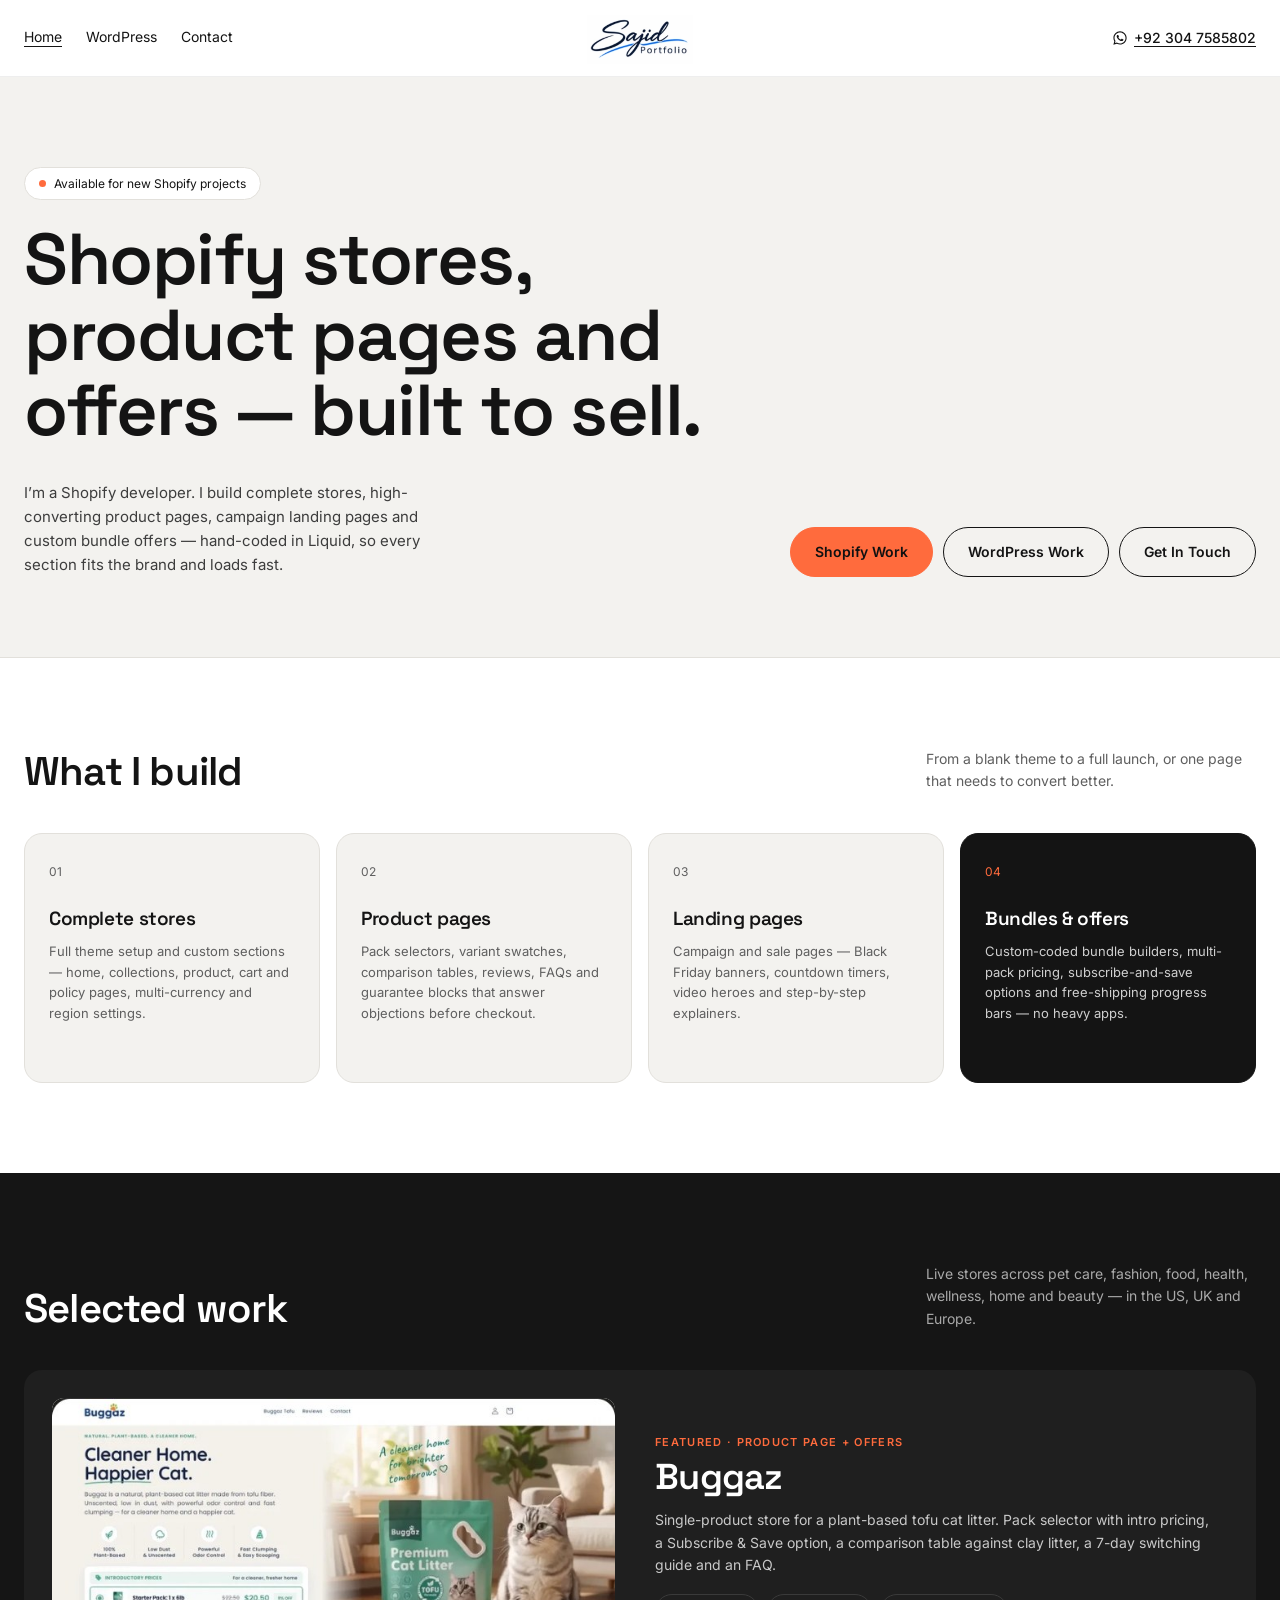
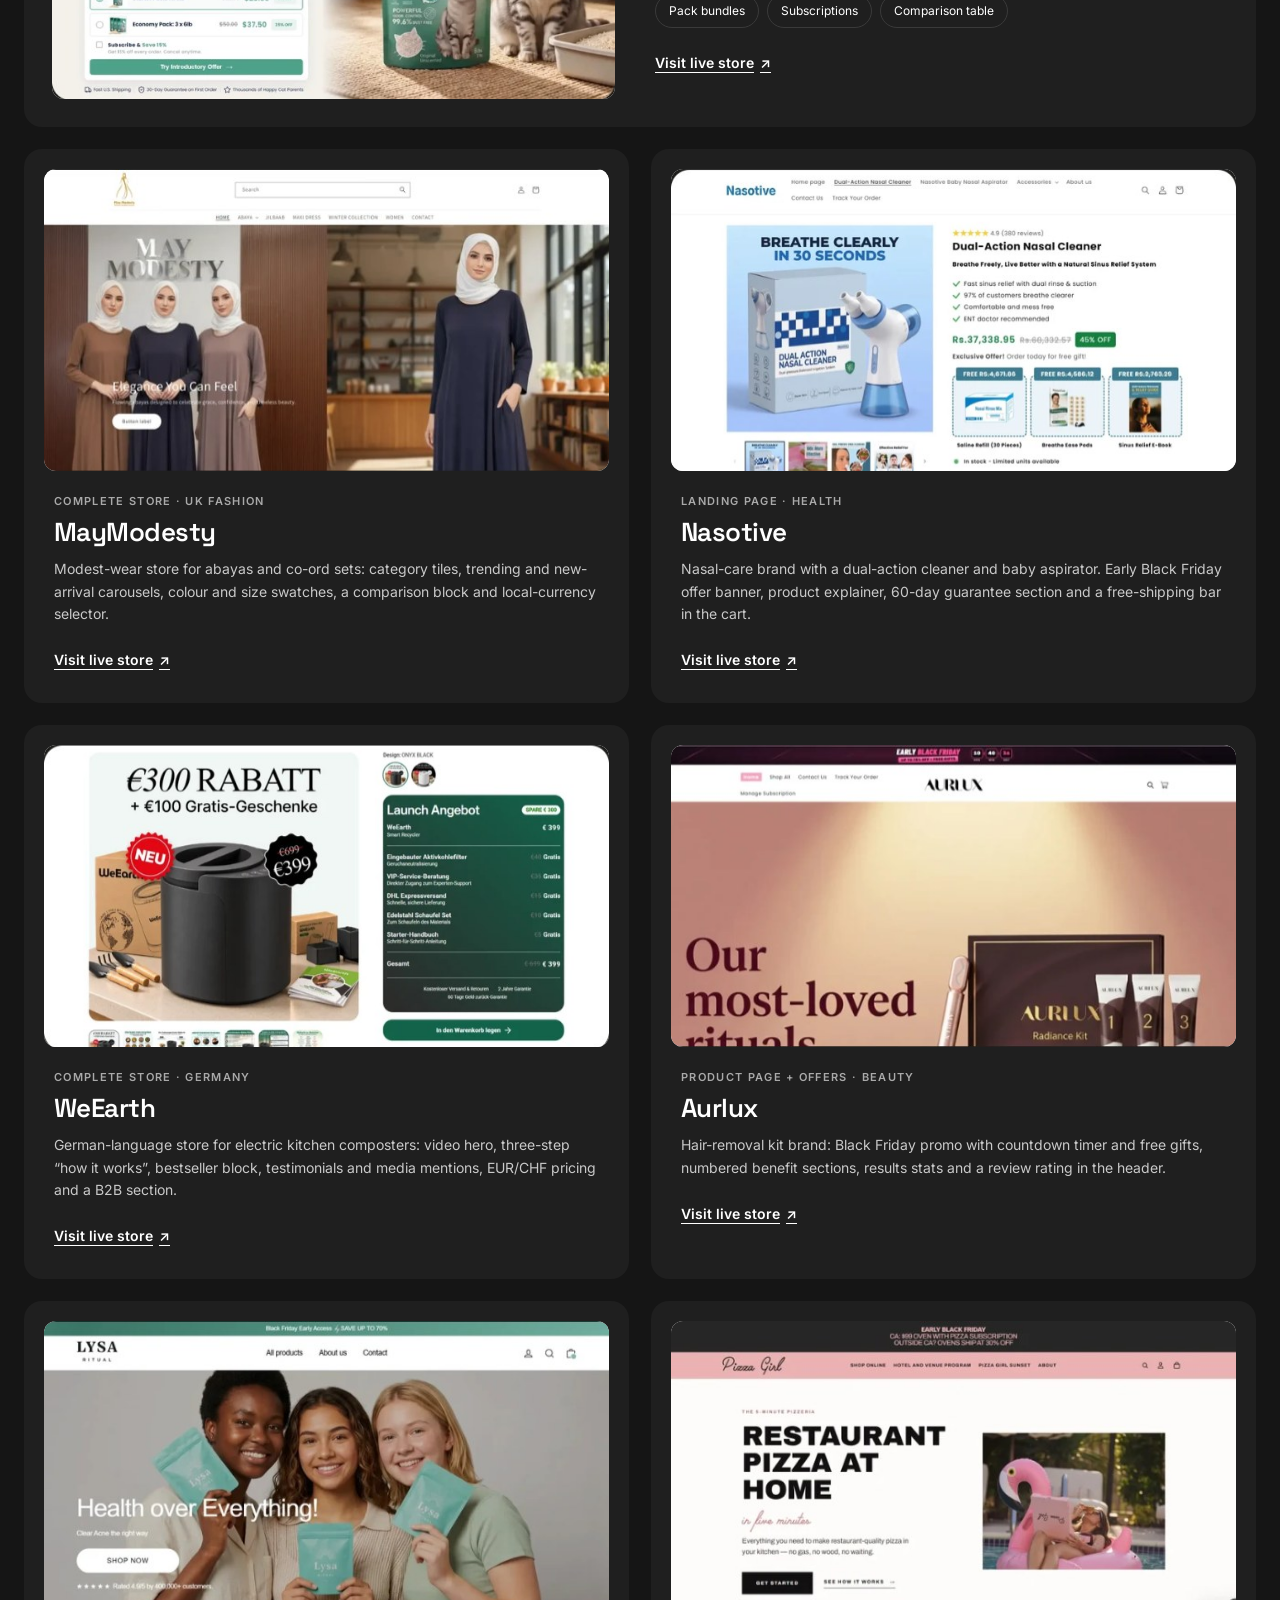
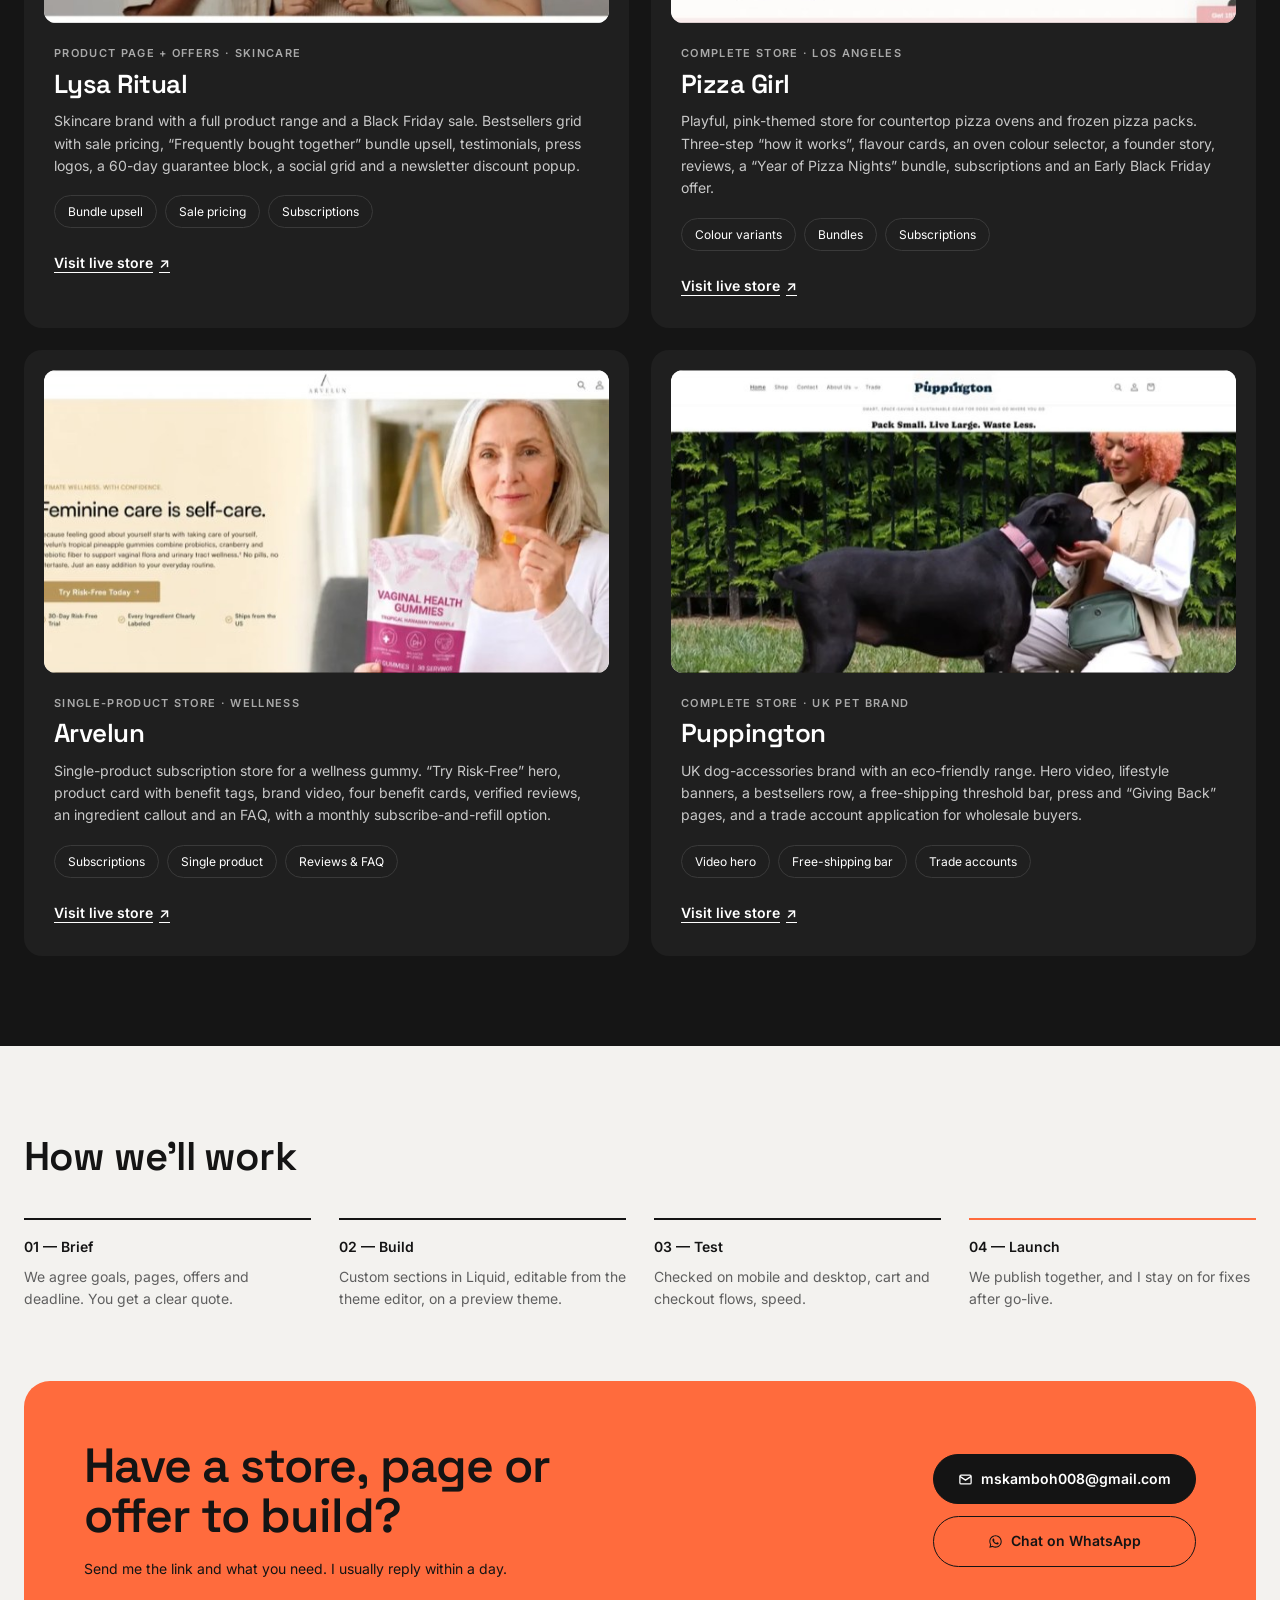
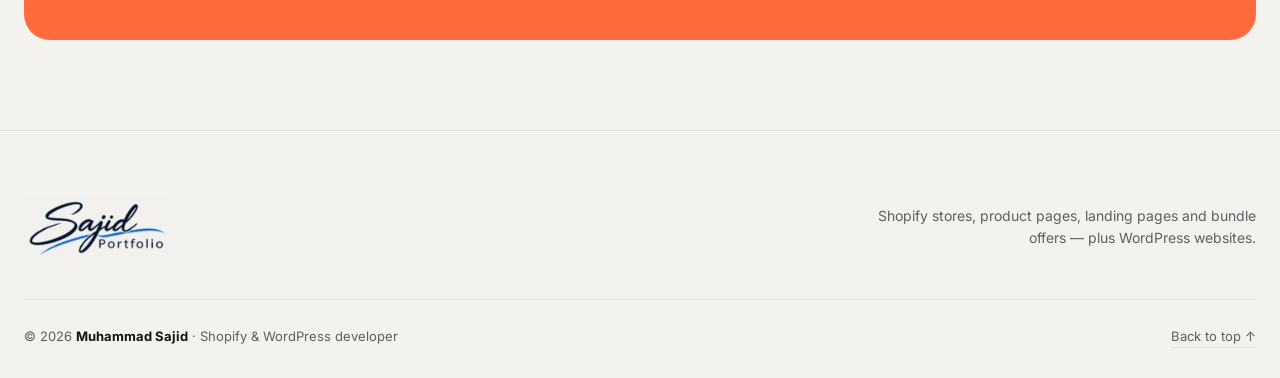
<file: index.html>
<!DOCTYPE html>
<html lang="en">
<head>
<meta charset="utf-8">
<meta name="viewport" content="width=device-width, initial-scale=1">
<title>Muhammad Sajid — Shopify & WordPress Developer Portfolio</title>
<meta name="description" content="Shopify developer building complete stores, high-converting product pages, landing pages and custom bundle offers — plus WordPress websites.">
<meta property="og:title" content="Muhammad Sajid — Shopify & WordPress Developer Portfolio">
<meta property="og:description" content="Shopify developer building complete stores, high-converting product pages, landing pages and custom bundle offers — plus WordPress websites.">
<link rel="icon" href="images/logo.png">
<link rel="preconnect" href="https://fonts.googleapis.com">
<link rel="preconnect" href="https://fonts.gstatic.com" crossorigin>
<link href="https://fonts.googleapis.com/css2?family=Inter:wght@400;500;600&family=Space+Grotesk:wght@500;600;700&display=swap" rel="stylesheet">
<link rel="stylesheet" href="css/style.css">
</head>
<body id="top">
<header class="site-header">
  <div class="wrap">
    <nav class="nav">
      <a href="index.html" class="active">Home</a>
      <a href="wordpress.html">WordPress</a>
      <a href="contact.html">Contact</a>
    </nav>
    <a class="logo" href="index.html" aria-label="Sajid Portfolio — home"><img src="https://cdn.shopify.com/s/files/1/0965/6965/5543/files/Sajid_Portfolio_Signature_Logo.png?v=1794372481&width=600" alt="Sajid Portfolio" onerror="this.onerror=null;this.src='images/logo.png'"></a>
    <a class="phone" href="https://wa.me/923047585802" target="_blank" rel="noopener"><svg viewBox="0 0 24 24" fill="currentColor" aria-hidden="true"><path d="M12.04 2C6.58 2 2.13 6.45 2.13 11.91c0 1.75.46 3.45 1.32 4.95L2.05 22l5.25-1.38a9.9 9.9 0 0 0 4.74 1.21c5.46 0 9.91-4.45 9.91-9.91S17.5 2 12.04 2zm0 18.15c-1.48 0-2.93-.4-4.2-1.15l-.3-.18-3.12.82.83-3.04-.2-.31a8.2 8.2 0 0 1-1.26-4.38c0-4.54 3.7-8.24 8.25-8.24 4.54 0 8.24 3.7 8.24 8.24 0 4.55-3.7 8.24-8.24 8.24zm4.52-6.16c-.25-.12-1.47-.72-1.69-.81-.23-.08-.39-.12-.56.12-.17.25-.64.81-.78.97-.14.17-.29.19-.54.06-.25-.12-1.05-.39-1.99-1.23-.74-.66-1.23-1.47-1.38-1.72-.14-.25-.02-.38.11-.51.11-.11.25-.29.37-.43.12-.14.17-.25.25-.41.08-.17.04-.31-.02-.43-.06-.12-.56-1.34-.76-1.84-.2-.48-.41-.42-.56-.43h-.48c-.17 0-.43.06-.66.31-.23.25-.86.85-.86 2.07 0 1.22.89 2.4 1.01 2.56.12.17 1.75 2.67 4.23 3.74.59.26 1.05.41 1.41.52.59.19 1.13.16 1.56.1.48-.07 1.47-.6 1.67-1.18.21-.58.21-1.07.14-1.18-.06-.11-.22-.17-.47-.29z"/></svg>+92 304 7585802</a>
  </div>
</header>
<main>
<section class="hero">
  <div class="wrap">
    <span class="badge">Available for new Shopify projects</span>
    <h1>Shopify stores, product pages and offers — built to sell.</h1>
    <div class="hero-row">
      <p>I’m a Shopify developer. I build complete stores, high-converting product pages, campaign landing pages and custom bundle offers — hand-coded in Liquid, so every section fits the brand and loads fast.</p>
      <div class="hero-btns">
        <a class="btn btn-primary" href="#work">Shopify Work</a>
        <a class="btn btn-ghost" href="wordpress.html">WordPress Work</a>
        <a class="btn btn-ghost" href="contact.html">Get In Touch</a>
      </div>
    </div>
  </div>
</section>

<section class="section">
  <div class="wrap">
    <div class="section-head">
      <h2>What I build</h2>
      <p>From a blank theme to a full launch, or one page that needs to convert better.</p>
    </div>
    <div class="build-grid">
      <div class="build-card"><div class="num">01</div><h3>Complete stores</h3><p>Full theme setup and custom sections — home, collections, product, cart and policy pages, multi-currency and region settings.</p></div>
      <div class="build-card"><div class="num">02</div><h3>Product pages</h3><p>Pack selectors, variant swatches, comparison tables, reviews, FAQs and guarantee blocks that answer objections before checkout.</p></div>
      <div class="build-card"><div class="num">03</div><h3>Landing pages</h3><p>Campaign and sale pages — Black Friday banners, countdown timers, video heroes and step-by-step explainers.</p></div>
      <div class="build-card dark"><div class="num">04</div><h3>Bundles &amp; offers</h3><p>Custom-coded bundle builders, multi-pack pricing, subscribe-and-save options and free-shipping progress bars — no heavy apps.</p></div>
    </div>
  </div>
</section>

<section class="section work" id="work">
  <div class="wrap">
    <div class="section-head">
      <h2>Selected work</h2>
      <p>Live stores across pet care, fashion, food, health, wellness, home and beauty — in the US, UK and Europe.</p>
    </div>
    <div class="work-grid">
      <article class="project featured">
        <a class="shot" href="https://buggaz.store/" target="_blank" rel="noopener"><img src="https://cdn.shopify.com/s/files/1/0965/6965/5543/files/buggaz.store.webp?width=1600" srcset="https://cdn.shopify.com/s/files/1/0965/6965/5543/files/buggaz.store.webp?width=800 800w, https://cdn.shopify.com/s/files/1/0965/6965/5543/files/buggaz.store.webp?width=1600 1600w, https://cdn.shopify.com/s/files/1/0965/6965/5543/files/buggaz.store.webp?width=2400 2400w" sizes="(max-width:680px) 100vw, (max-width:1140px) 50vw, 560px" alt="Buggaz website screenshot" loading="lazy" onerror="this.onerror=null;this.removeAttribute('srcset');this.src='images/buggaz.jpg'"></a>
        <div class="body">
          <div class="tag">Featured · Product page + offers</div>
          <h3>Buggaz</h3>
          <p>Single-product store for a plant-based tofu cat litter. Pack selector with intro pricing, a Subscribe &amp; Save option, a comparison table against clay litter, a 7-day switching guide and an FAQ.</p>
          <div class="pills"><span class="pill">Pack bundles</span><span class="pill">Subscriptions</span><span class="pill">Comparison table</span></div>
          <a class="visit" href="https://buggaz.store/" target="_blank" rel="noopener">Visit live store <span>↗</span></a>
        </div>
      </article>
      <article class="project">
        <a class="shot" href="https://maymodesty.com/" target="_blank" rel="noopener"><img src="https://cdn.shopify.com/s/files/1/0965/6965/5543/files/maymodesty.com.webp?width=1600" srcset="https://cdn.shopify.com/s/files/1/0965/6965/5543/files/maymodesty.com.webp?width=800 800w, https://cdn.shopify.com/s/files/1/0965/6965/5543/files/maymodesty.com.webp?width=1600 1600w, https://cdn.shopify.com/s/files/1/0965/6965/5543/files/maymodesty.com.webp?width=2400 2400w" sizes="(max-width:680px) 100vw, (max-width:1140px) 50vw, 560px" alt="MayModesty website screenshot" loading="lazy" onerror="this.onerror=null;this.removeAttribute('srcset');this.src='images/maymodesty.jpg'"></a>
        <div class="body">
          <div class="tag">Complete store · UK fashion</div>
          <h3>MayModesty</h3>
          <p>Modest-wear store for abayas and co-ord sets: category tiles, trending and new-arrival carousels, colour and size swatches, a comparison block and local-currency selector.</p>
          
          <a class="visit" href="https://maymodesty.com/" target="_blank" rel="noopener">Visit live store <span>↗</span></a>
        </div>
      </article>
      <article class="project">
        <a class="shot" href="https://nasotive.com/" target="_blank" rel="noopener"><img src="https://cdn.shopify.com/s/files/1/0965/6965/5543/files/nasotive.com.webp?width=1600" srcset="https://cdn.shopify.com/s/files/1/0965/6965/5543/files/nasotive.com.webp?width=800 800w, https://cdn.shopify.com/s/files/1/0965/6965/5543/files/nasotive.com.webp?width=1600 1600w, https://cdn.shopify.com/s/files/1/0965/6965/5543/files/nasotive.com.webp?width=2400 2400w" sizes="(max-width:680px) 100vw, (max-width:1140px) 50vw, 560px" alt="Nasotive website screenshot" loading="lazy" onerror="this.onerror=null;this.removeAttribute('srcset');this.src='images/nasotive.jpg'"></a>
        <div class="body">
          <div class="tag">Landing page · Health</div>
          <h3>Nasotive</h3>
          <p>Nasal-care brand with a dual-action cleaner and baby aspirator. Early Black Friday offer banner, product explainer, 60-day guarantee section and a free-shipping bar in the cart.</p>
          
          <a class="visit" href="https://nasotive.com/" target="_blank" rel="noopener">Visit live store <span>↗</span></a>
        </div>
      </article>
      <article class="project">
        <a class="shot" href="https://weearth.de/" target="_blank" rel="noopener"><img src="https://cdn.shopify.com/s/files/1/0965/6965/5543/files/weearth.de.webp?width=1600" srcset="https://cdn.shopify.com/s/files/1/0965/6965/5543/files/weearth.de.webp?width=800 800w, https://cdn.shopify.com/s/files/1/0965/6965/5543/files/weearth.de.webp?width=1600 1600w, https://cdn.shopify.com/s/files/1/0965/6965/5543/files/weearth.de.webp?width=2400 2400w" sizes="(max-width:680px) 100vw, (max-width:1140px) 50vw, 560px" alt="WeEarth website screenshot" loading="lazy" onerror="this.onerror=null;this.removeAttribute('srcset');this.src='images/weearth.jpg'"></a>
        <div class="body">
          <div class="tag">Complete store · Germany</div>
          <h3>WeEarth</h3>
          <p>German-language store for electric kitchen composters: video hero, three-step “how it works”, bestseller block, testimonials and media mentions, EUR/CHF pricing and a B2B section.</p>
          
          <a class="visit" href="https://weearth.de/" target="_blank" rel="noopener">Visit live store <span>↗</span></a>
        </div>
      </article>
      <article class="project">
        <a class="shot" href="https://aurlux.co/" target="_blank" rel="noopener"><img src="https://cdn.shopify.com/s/files/1/0965/6965/5543/files/aurlux.co.webp?width=1600" srcset="https://cdn.shopify.com/s/files/1/0965/6965/5543/files/aurlux.co.webp?width=800 800w, https://cdn.shopify.com/s/files/1/0965/6965/5543/files/aurlux.co.webp?width=1600 1600w, https://cdn.shopify.com/s/files/1/0965/6965/5543/files/aurlux.co.webp?width=2400 2400w" sizes="(max-width:680px) 100vw, (max-width:1140px) 50vw, 560px" alt="Aurlux website screenshot" loading="lazy" onerror="this.onerror=null;this.removeAttribute('srcset');this.src='images/aurlux.jpg'"></a>
        <div class="body">
          <div class="tag">Product page + offers · Beauty</div>
          <h3>Aurlux</h3>
          <p>Hair-removal kit brand: Black Friday promo with countdown timer and free gifts, numbered benefit sections, results stats and a review rating in the header.</p>
          
          <a class="visit" href="https://aurlux.co/" target="_blank" rel="noopener">Visit live store <span>↗</span></a>
        </div>
      </article>
      <article class="project">
        <a class="shot" href="https://lysaritual.com/" target="_blank" rel="noopener"><img src="https://cdn.shopify.com/s/files/1/0965/6965/5543/files/lysaritual.com.webp?width=1600" srcset="https://cdn.shopify.com/s/files/1/0965/6965/5543/files/lysaritual.com.webp?width=800 800w, https://cdn.shopify.com/s/files/1/0965/6965/5543/files/lysaritual.com.webp?width=1600 1600w, https://cdn.shopify.com/s/files/1/0965/6965/5543/files/lysaritual.com.webp?width=2400 2400w" sizes="(max-width:680px) 100vw, (max-width:1140px) 50vw, 560px" alt="Lysa Ritual website screenshot" loading="lazy" onerror="this.onerror=null;this.removeAttribute('srcset');this.src='images/lysa.jpg'"></a>
        <div class="body">
          <div class="tag">Product page + offers · Skincare</div>
          <h3>Lysa Ritual</h3>
          <p>Skincare brand with a full product range and a Black Friday sale. Bestsellers grid with sale pricing, “Frequently bought together” bundle upsell, testimonials, press logos, a 60-day guarantee block, a social grid and a newsletter discount popup.</p>
          <div class="pills"><span class="pill">Bundle upsell</span><span class="pill">Sale pricing</span><span class="pill">Subscriptions</span></div>
          <a class="visit" href="https://lysaritual.com/" target="_blank" rel="noopener">Visit live store <span>↗</span></a>
        </div>
      </article>
      <article class="project">
        <a class="shot" href="https://www.pizzagirl.com/" target="_blank" rel="noopener"><img src="https://cdn.shopify.com/s/files/1/0965/6965/5543/files/pizzagirl.com.webp?width=1600" srcset="https://cdn.shopify.com/s/files/1/0965/6965/5543/files/pizzagirl.com.webp?width=800 800w, https://cdn.shopify.com/s/files/1/0965/6965/5543/files/pizzagirl.com.webp?width=1600 1600w, https://cdn.shopify.com/s/files/1/0965/6965/5543/files/pizzagirl.com.webp?width=2400 2400w" sizes="(max-width:680px) 100vw, (max-width:1140px) 50vw, 560px" alt="Pizza Girl website screenshot" loading="lazy" onerror="this.onerror=null;this.removeAttribute('srcset');this.src='images/pizza-girl.jpg'"></a>
        <div class="body">
          <div class="tag">Complete store · Los Angeles</div>
          <h3>Pizza Girl</h3>
          <p>Playful, pink-themed store for countertop pizza ovens and frozen pizza packs. Three-step “how it works”, flavour cards, an oven colour selector, a founder story, reviews, a “Year of Pizza Nights” bundle, subscriptions and an Early Black Friday offer.</p>
          <div class="pills"><span class="pill">Colour variants</span><span class="pill">Bundles</span><span class="pill">Subscriptions</span></div>
          <a class="visit" href="https://www.pizzagirl.com/" target="_blank" rel="noopener">Visit live store <span>↗</span></a>
        </div>
      </article>
      <article class="project">
        <a class="shot" href="https://arvelun.com/" target="_blank" rel="noopener"><img src="https://cdn.shopify.com/s/files/1/0965/6965/5543/files/arvelun.com.webp?width=1600" srcset="https://cdn.shopify.com/s/files/1/0965/6965/5543/files/arvelun.com.webp?width=800 800w, https://cdn.shopify.com/s/files/1/0965/6965/5543/files/arvelun.com.webp?width=1600 1600w, https://cdn.shopify.com/s/files/1/0965/6965/5543/files/arvelun.com.webp?width=2400 2400w" sizes="(max-width:680px) 100vw, (max-width:1140px) 50vw, 560px" alt="Arvelun website screenshot" loading="lazy" onerror="this.onerror=null;this.removeAttribute('srcset');this.src='images/arvelun.jpg'"></a>
        <div class="body">
          <div class="tag">Single-product store · Wellness</div>
          <h3>Arvelun</h3>
          <p>Single-product subscription store for a wellness gummy. “Try Risk-Free” hero, product card with benefit tags, brand video, four benefit cards, verified reviews, an ingredient callout and an FAQ, with a monthly subscribe-and-refill option.</p>
          <div class="pills"><span class="pill">Subscriptions</span><span class="pill">Single product</span><span class="pill">Reviews &amp; FAQ</span></div>
          <a class="visit" href="https://arvelun.com/" target="_blank" rel="noopener">Visit live store <span>↗</span></a>
        </div>
      </article>
      <article class="project">
        <a class="shot" href="https://puppington.co.uk/" target="_blank" rel="noopener"><img src="https://cdn.shopify.com/s/files/1/0965/6965/5543/files/puppington.co.uk.webp?width=1600" srcset="https://cdn.shopify.com/s/files/1/0965/6965/5543/files/puppington.co.uk.webp?width=800 800w, https://cdn.shopify.com/s/files/1/0965/6965/5543/files/puppington.co.uk.webp?width=1600 1600w, https://cdn.shopify.com/s/files/1/0965/6965/5543/files/puppington.co.uk.webp?width=2400 2400w" sizes="(max-width:680px) 100vw, (max-width:1140px) 50vw, 560px" alt="Puppington website screenshot" loading="lazy" onerror="this.onerror=null;this.removeAttribute('srcset');this.src='images/puppington.jpg'"></a>
        <div class="body">
          <div class="tag">Complete store · UK pet brand</div>
          <h3>Puppington</h3>
          <p>UK dog-accessories brand with an eco-friendly range. Hero video, lifestyle banners, a bestsellers row, a free-shipping threshold bar, press and “Giving Back” pages, and a trade account application for wholesale buyers.</p>
          <div class="pills"><span class="pill">Video hero</span><span class="pill">Free-shipping bar</span><span class="pill">Trade accounts</span></div>
          <a class="visit" href="https://puppington.co.uk/" target="_blank" rel="noopener">Visit live store <span>↗</span></a>
        </div>
      </article>
    </div>
  </div>
</section>

<section class="section process">
  <div class="wrap">
    <h2 style="font-size:clamp(30px,4vw,40px);margin-bottom:40px">How we’ll work</h2>
    <div class="steps">
      <div class="step"><h4>01 — Brief</h4><p>We agree goals, pages, offers and deadline. You get a clear quote.</p></div>
      <div class="step"><h4>02 — Build</h4><p>Custom sections in Liquid, editable from the theme editor, on a preview theme.</p></div>
      <div class="step"><h4>03 — Test</h4><p>Checked on mobile and desktop, cart and checkout flows, speed.</p></div>
      <div class="step"><h4>04 — Launch</h4><p>We publish together, and I stay on for fixes after go-live.</p></div>
    </div>
    <div class="cta">
      <div>
        <h2>Have a store, page or offer to build?</h2>
        <p>Send me the link and what you need. I usually reply within a day.</p>
      </div>
      <div class="cta-btns">
        <a class="btn btn-black" href="mailto:mskamboh008@gmail.com"><svg viewBox="0 0 24 24" fill="none" stroke="currentColor" stroke-width="2" aria-hidden="true"><rect x="3" y="5" width="18" height="14" rx="2"/><path d="m3 7 9 6 9-6"/></svg> mskamboh008@gmail.com</a>
        <a class="btn btn-outline" href="https://wa.me/923047585802" target="_blank" rel="noopener"><svg viewBox="0 0 24 24" fill="currentColor" aria-hidden="true"><path d="M12.04 2C6.58 2 2.13 6.45 2.13 11.91c0 1.75.46 3.45 1.32 4.95L2.05 22l5.25-1.38a9.9 9.9 0 0 0 4.74 1.21c5.46 0 9.91-4.45 9.91-9.91S17.5 2 12.04 2zm0 18.15c-1.48 0-2.93-.4-4.2-1.15l-.3-.18-3.12.82.83-3.04-.2-.31a8.2 8.2 0 0 1-1.26-4.38c0-4.54 3.7-8.24 8.25-8.24 4.54 0 8.24 3.7 8.24 8.24 0 4.55-3.7 8.24-8.24 8.24zm4.52-6.16c-.25-.12-1.47-.72-1.69-.81-.23-.08-.39-.12-.56.12-.17.25-.64.81-.78.97-.14.17-.29.19-.54.06-.25-.12-1.05-.39-1.99-1.23-.74-.66-1.23-1.47-1.38-1.72-.14-.25-.02-.38.11-.51.11-.11.25-.29.37-.43.12-.14.17-.25.25-.41.08-.17.04-.31-.02-.43-.06-.12-.56-1.34-.76-1.84-.2-.48-.41-.42-.56-.43h-.48c-.17 0-.43.06-.66.31-.23.25-.86.85-.86 2.07 0 1.22.89 2.4 1.01 2.56.12.17 1.75 2.67 4.23 3.74.59.26 1.05.41 1.41.52.59.19 1.13.16 1.56.1.48-.07 1.47-.6 1.67-1.18.21-.58.21-1.07.14-1.18-.06-.11-.22-.17-.47-.29z"/></svg> Chat on WhatsApp</a>
      </div>
    </div>
  </div>
</section>
</main>
<footer class="site-footer">
  <div class="wrap">
    <div class="footer-top">
      <a href="index.html"><img src="https://cdn.shopify.com/s/files/1/0965/6965/5543/files/Sajid_Portfolio_Signature_Logo.png?v=1794372481&width=600" alt="Sajid Portfolio" onerror="this.onerror=null;this.src='images/logo.png'"></a>
      <p>Shopify stores, product pages, landing pages and bundle offers — plus WordPress websites.</p>
    </div>
    <div class="footer-bottom">
      <span>© 2026 <strong>Muhammad Sajid</strong> · Shopify &amp; WordPress developer</span>
      <a href="#top">Back to top ↑</a>
    </div>
  </div>
</footer>
</body>
</html>
</file>
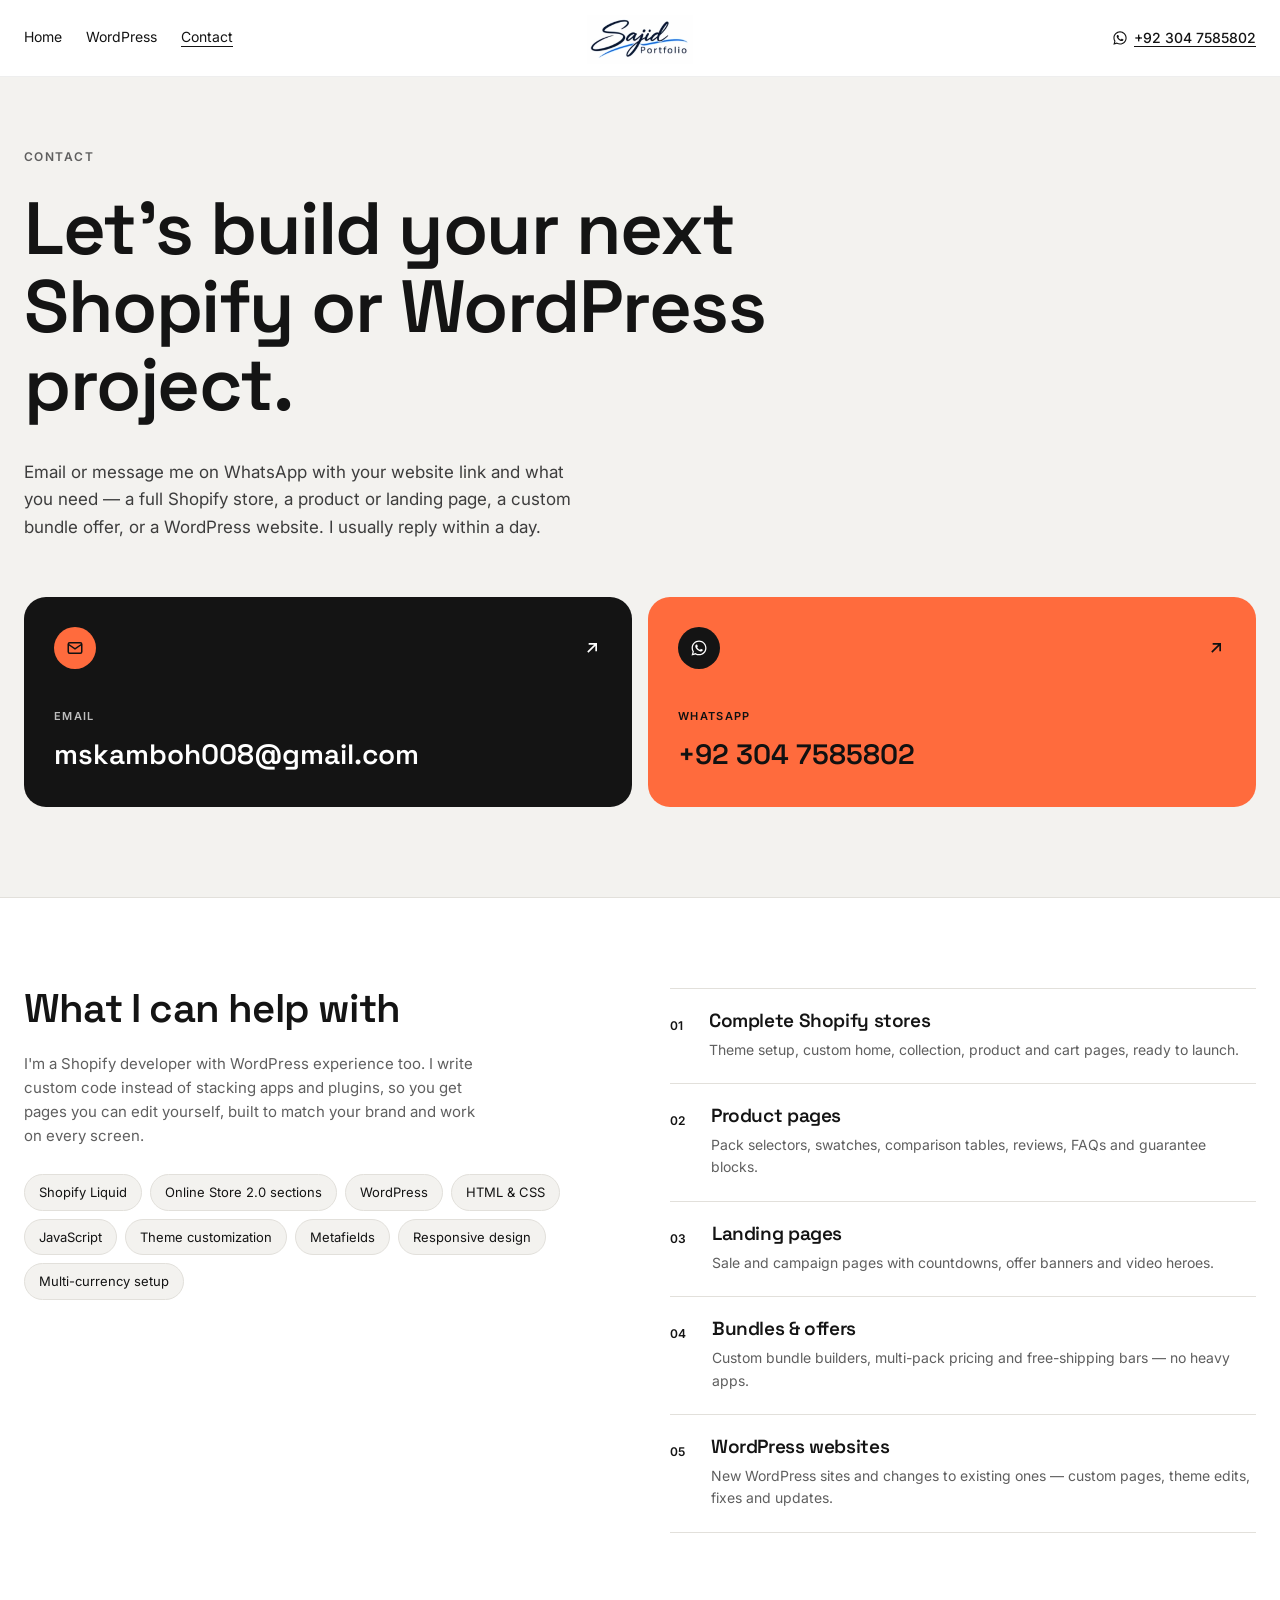
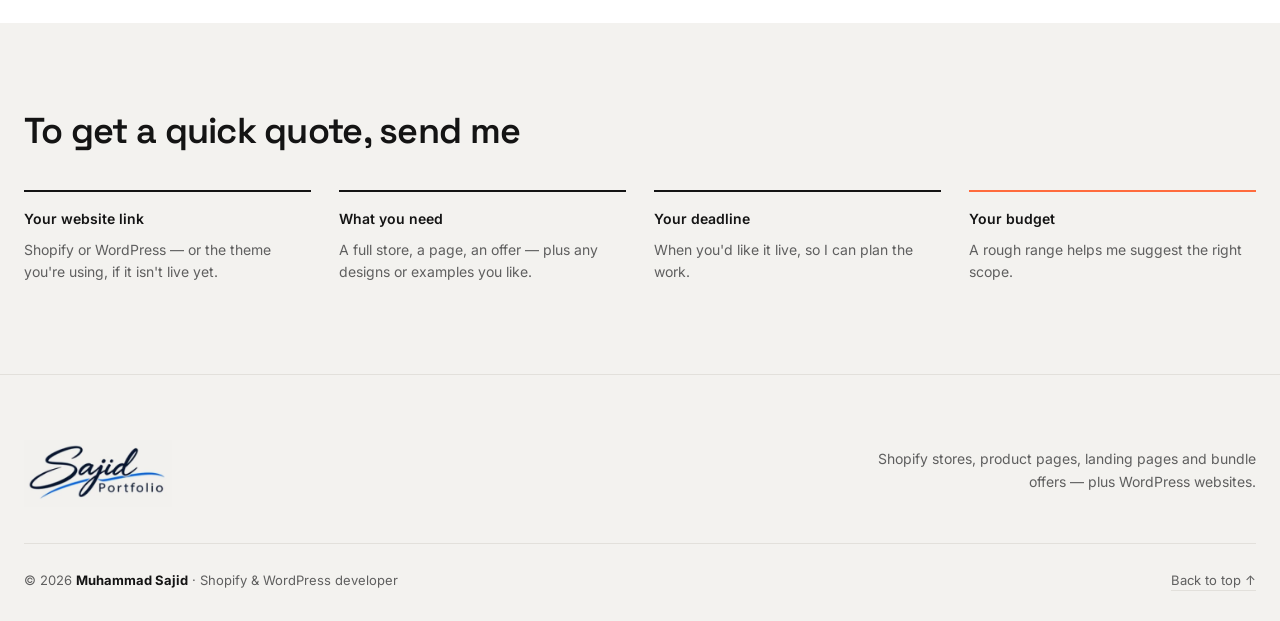
<file: contact.html>
<!DOCTYPE html>
<html lang="en">
<head>
<meta charset="utf-8">
<meta name="viewport" content="width=device-width, initial-scale=1">
<title>Contact | Sajid Portfolio</title>
<meta name="description" content="Get in touch with Muhammad Sajid for your next Shopify or WordPress project — email or WhatsApp.">
<meta property="og:title" content="Contact | Sajid Portfolio">
<meta property="og:description" content="Get in touch with Muhammad Sajid for your next Shopify or WordPress project — email or WhatsApp.">
<link rel="icon" href="images/logo.png">
<link rel="preconnect" href="https://fonts.googleapis.com">
<link rel="preconnect" href="https://fonts.gstatic.com" crossorigin>
<link href="https://fonts.googleapis.com/css2?family=Inter:wght@400;500;600&family=Space+Grotesk:wght@500;600;700&display=swap" rel="stylesheet">
<link rel="stylesheet" href="css/style.css">
</head>
<body id="top">
<header class="site-header">
  <div class="wrap">
    <nav class="nav">
      <a href="index.html">Home</a>
      <a href="wordpress.html">WordPress</a>
      <a href="contact.html" class="active">Contact</a>
    </nav>
    <a class="logo" href="index.html" aria-label="Sajid Portfolio — home"><img src="https://cdn.shopify.com/s/files/1/0965/6965/5543/files/Sajid_Portfolio_Signature_Logo.png?v=1794372481&width=600" alt="Sajid Portfolio" onerror="this.onerror=null;this.src='images/logo.png'"></a>
    <a class="phone" href="https://wa.me/923047585802" target="_blank" rel="noopener"><svg viewBox="0 0 24 24" fill="currentColor" aria-hidden="true"><path d="M12.04 2C6.58 2 2.13 6.45 2.13 11.91c0 1.75.46 3.45 1.32 4.95L2.05 22l5.25-1.38a9.9 9.9 0 0 0 4.74 1.21c5.46 0 9.91-4.45 9.91-9.91S17.5 2 12.04 2zm0 18.15c-1.48 0-2.93-.4-4.2-1.15l-.3-.18-3.12.82.83-3.04-.2-.31a8.2 8.2 0 0 1-1.26-4.38c0-4.54 3.7-8.24 8.25-8.24 4.54 0 8.24 3.7 8.24 8.24 0 4.55-3.7 8.24-8.24 8.24zm4.52-6.16c-.25-.12-1.47-.72-1.69-.81-.23-.08-.39-.12-.56.12-.17.25-.64.81-.78.97-.14.17-.29.19-.54.06-.25-.12-1.05-.39-1.99-1.23-.74-.66-1.23-1.47-1.38-1.72-.14-.25-.02-.38.11-.51.11-.11.25-.29.37-.43.12-.14.17-.25.25-.41.08-.17.04-.31-.02-.43-.06-.12-.56-1.34-.76-1.84-.2-.48-.41-.42-.56-.43h-.48c-.17 0-.43.06-.66.31-.23.25-.86.85-.86 2.07 0 1.22.89 2.4 1.01 2.56.12.17 1.75 2.67 4.23 3.74.59.26 1.05.41 1.41.52.59.19 1.13.16 1.56.1.48-.07 1.47-.6 1.67-1.18.21-.58.21-1.07.14-1.18-.06-.11-.22-.17-.47-.29z"/></svg>+92 304 7585802</a>
  </div>
</header>
<main>
<section class="contact-hero">
  <div class="wrap">
    <div class="eyebrow">Contact</div>
    <h1>Let’s build your next Shopify or WordPress project.</h1>
    <p>Email or message me on WhatsApp with your website link and what you need — a full Shopify store, a product or landing page, a custom bundle offer, or a WordPress website. I usually reply within a day.</p>
    <div class="contact-cards">
      <a class="contact-card email" href="mailto:mskamboh008@gmail.com">
        <div class="top"><span class="icon"><svg viewBox="0 0 24 24" fill="none" stroke="currentColor" stroke-width="2" aria-hidden="true"><rect x="3" y="5" width="18" height="14" rx="2"/><path d="m3 7 9 6 9-6"/></svg></span><svg viewBox="0 0 24 24" fill="none" stroke="currentColor" stroke-width="2" style="width:20px;height:20px" aria-hidden="true"><path d="M7 17 17 7M8 7h9v9"/></svg></div>
        <div><div class="label">Email</div><div class="value">mskamboh008@gmail.com</div></div>
      </a>
      <a class="contact-card wa" href="https://wa.me/923047585802" target="_blank" rel="noopener">
        <div class="top"><span class="icon"><svg viewBox="0 0 24 24" fill="currentColor" aria-hidden="true"><path d="M12.04 2C6.58 2 2.13 6.45 2.13 11.91c0 1.75.46 3.45 1.32 4.95L2.05 22l5.25-1.38a9.9 9.9 0 0 0 4.74 1.21c5.46 0 9.91-4.45 9.91-9.91S17.5 2 12.04 2zm0 18.15c-1.48 0-2.93-.4-4.2-1.15l-.3-.18-3.12.82.83-3.04-.2-.31a8.2 8.2 0 0 1-1.26-4.38c0-4.54 3.7-8.24 8.25-8.24 4.54 0 8.24 3.7 8.24 8.24 0 4.55-3.7 8.24-8.24 8.24zm4.52-6.16c-.25-.12-1.47-.72-1.69-.81-.23-.08-.39-.12-.56.12-.17.25-.64.81-.78.97-.14.17-.29.19-.54.06-.25-.12-1.05-.39-1.99-1.23-.74-.66-1.23-1.47-1.38-1.72-.14-.25-.02-.38.11-.51.11-.11.25-.29.37-.43.12-.14.17-.25.25-.41.08-.17.04-.31-.02-.43-.06-.12-.56-1.34-.76-1.84-.2-.48-.41-.42-.56-.43h-.48c-.17 0-.43.06-.66.31-.23.25-.86.85-.86 2.07 0 1.22.89 2.4 1.01 2.56.12.17 1.75 2.67 4.23 3.74.59.26 1.05.41 1.41.52.59.19 1.13.16 1.56.1.48-.07 1.47-.6 1.67-1.18.21-.58.21-1.07.14-1.18-.06-.11-.22-.17-.47-.29z"/></svg></span><svg viewBox="0 0 24 24" fill="none" stroke="currentColor" stroke-width="2" style="width:20px;height:20px" aria-hidden="true"><path d="M7 17 17 7M8 7h9v9"/></svg></div>
        <div><div class="label">WhatsApp</div><div class="value">+92 304 7585802</div></div>
      </a>
    </div>
  </div>
</section>

<section class="section">
  <div class="wrap help-grid">
    <div>
      <h2>What I can help with</h2>
      <p>I'm a Shopify developer with WordPress experience too. I write custom code instead of stacking apps and plugins, so you get pages you can edit yourself, built to match your brand and work on every screen.</p>
      <div class="skills"><span>Shopify Liquid</span><span>Online Store 2.0 sections</span><span>WordPress</span><span>HTML &amp; CSS</span><span>JavaScript</span><span>Theme customization</span><span>Metafields</span><span>Responsive design</span><span>Multi-currency setup</span></div>
    </div>
    <ul class="help-list">
      <li><span class="n">01</span><div><h3>Complete Shopify stores</h3><p>Theme setup, custom home, collection, product and cart pages, ready to launch.</p></div></li>
      <li><span class="n">02</span><div><h3>Product pages</h3><p>Pack selectors, swatches, comparison tables, reviews, FAQs and guarantee blocks.</p></div></li>
      <li><span class="n">03</span><div><h3>Landing pages</h3><p>Sale and campaign pages with countdowns, offer banners and video heroes.</p></div></li>
      <li><span class="n">04</span><div><h3>Bundles &amp; offers</h3><p>Custom bundle builders, multi-pack pricing and free-shipping bars — no heavy apps.</p></div></li>
      <li><span class="n">05</span><div><h3>WordPress websites</h3><p>New WordPress sites and changes to existing ones — custom pages, theme edits, fixes and updates.</p></div></li>
    </ul>
  </div>
</section>

<section class="section process quote">
  <div class="wrap">
    <h2>To get a quick quote, send me</h2>
    <div class="steps">
      <div class="step"><h4>Your website link</h4><p>Shopify or WordPress — or the theme you're using, if it isn't live yet.</p></div>
      <div class="step"><h4>What you need</h4><p>A full store, a page, an offer — plus any designs or examples you like.</p></div>
      <div class="step"><h4>Your deadline</h4><p>When you'd like it live, so I can plan the work.</p></div>
      <div class="step"><h4>Your budget</h4><p>A rough range helps me suggest the right scope.</p></div>
    </div>
  </div>
</section>
</main>
<footer class="site-footer">
  <div class="wrap">
    <div class="footer-top">
      <a href="index.html"><img src="https://cdn.shopify.com/s/files/1/0965/6965/5543/files/Sajid_Portfolio_Signature_Logo.png?v=1794372481&width=600" alt="Sajid Portfolio" onerror="this.onerror=null;this.src='images/logo.png'"></a>
      <p>Shopify stores, product pages, landing pages and bundle offers — plus WordPress websites.</p>
    </div>
    <div class="footer-bottom">
      <span>© 2026 <strong>Muhammad Sajid</strong> · Shopify &amp; WordPress developer</span>
      <a href="#top">Back to top ↑</a>
    </div>
  </div>
</footer>
</body>
</html>
</file>
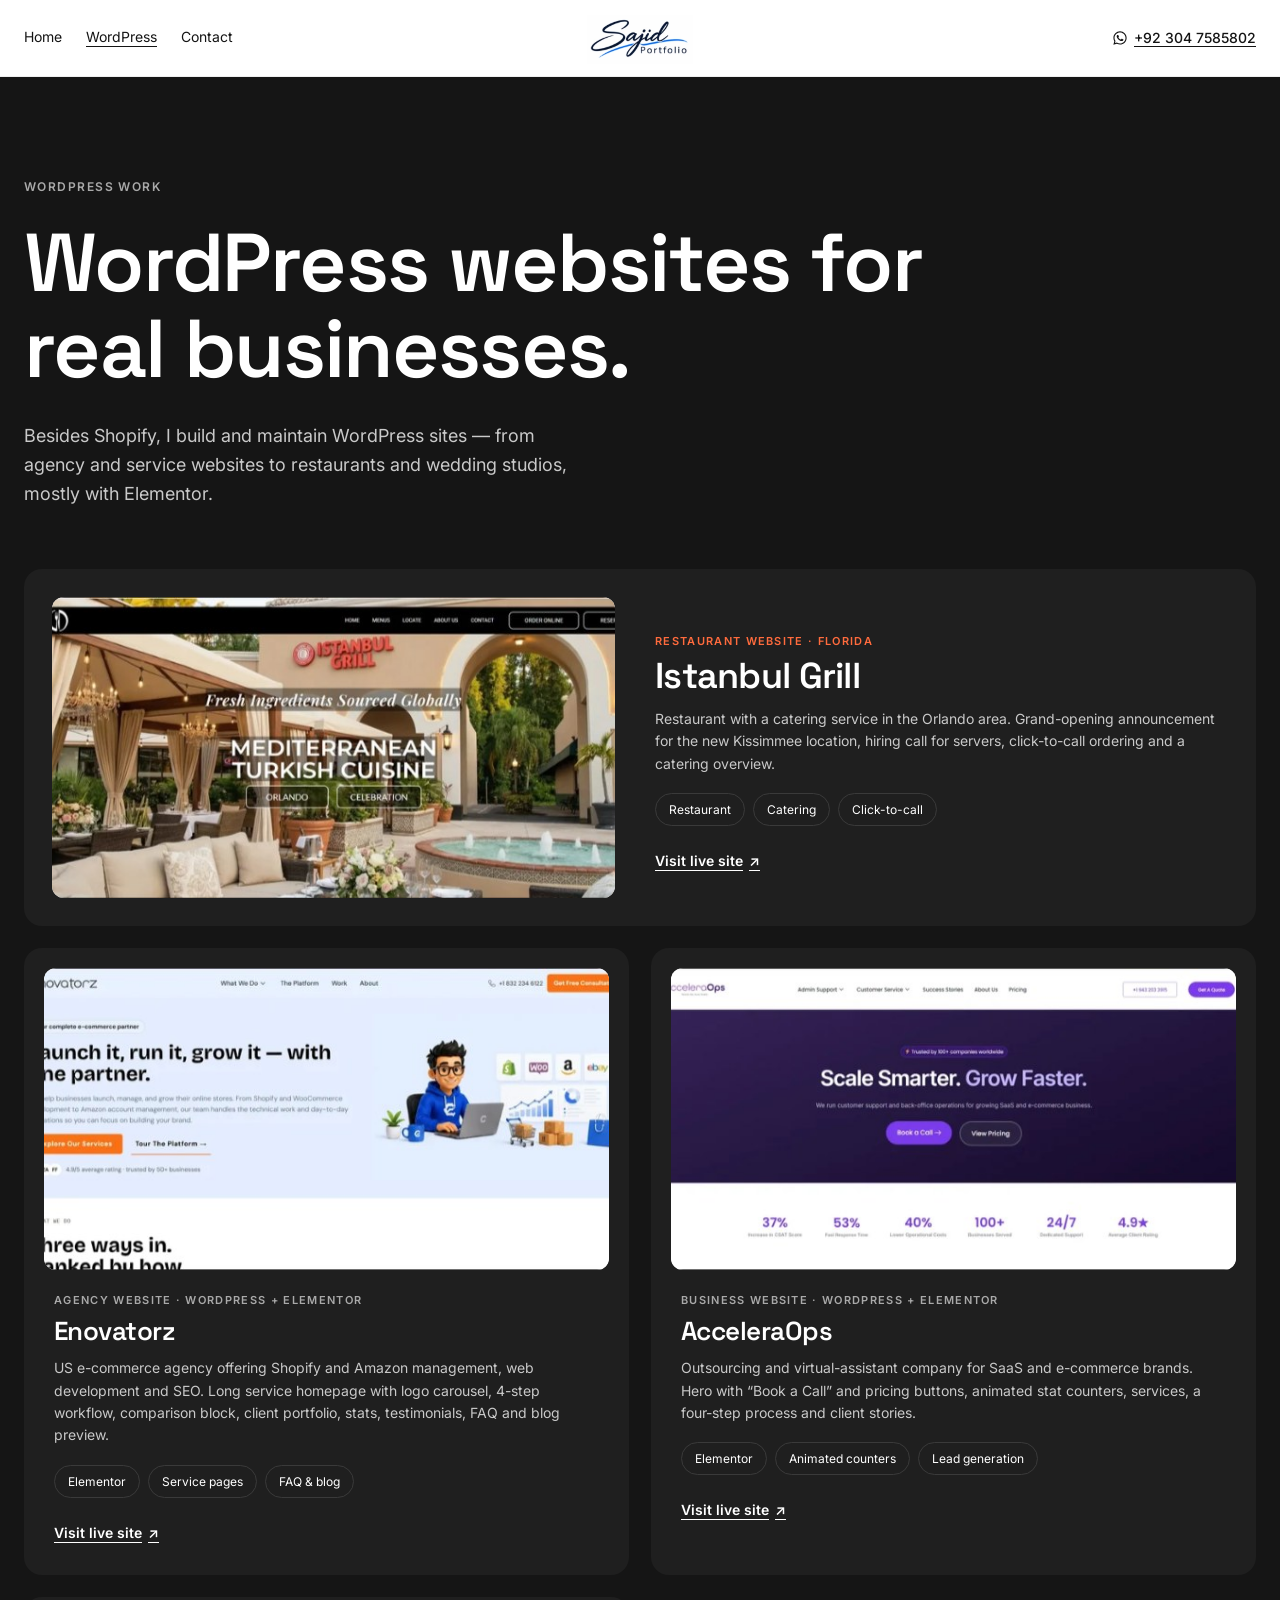
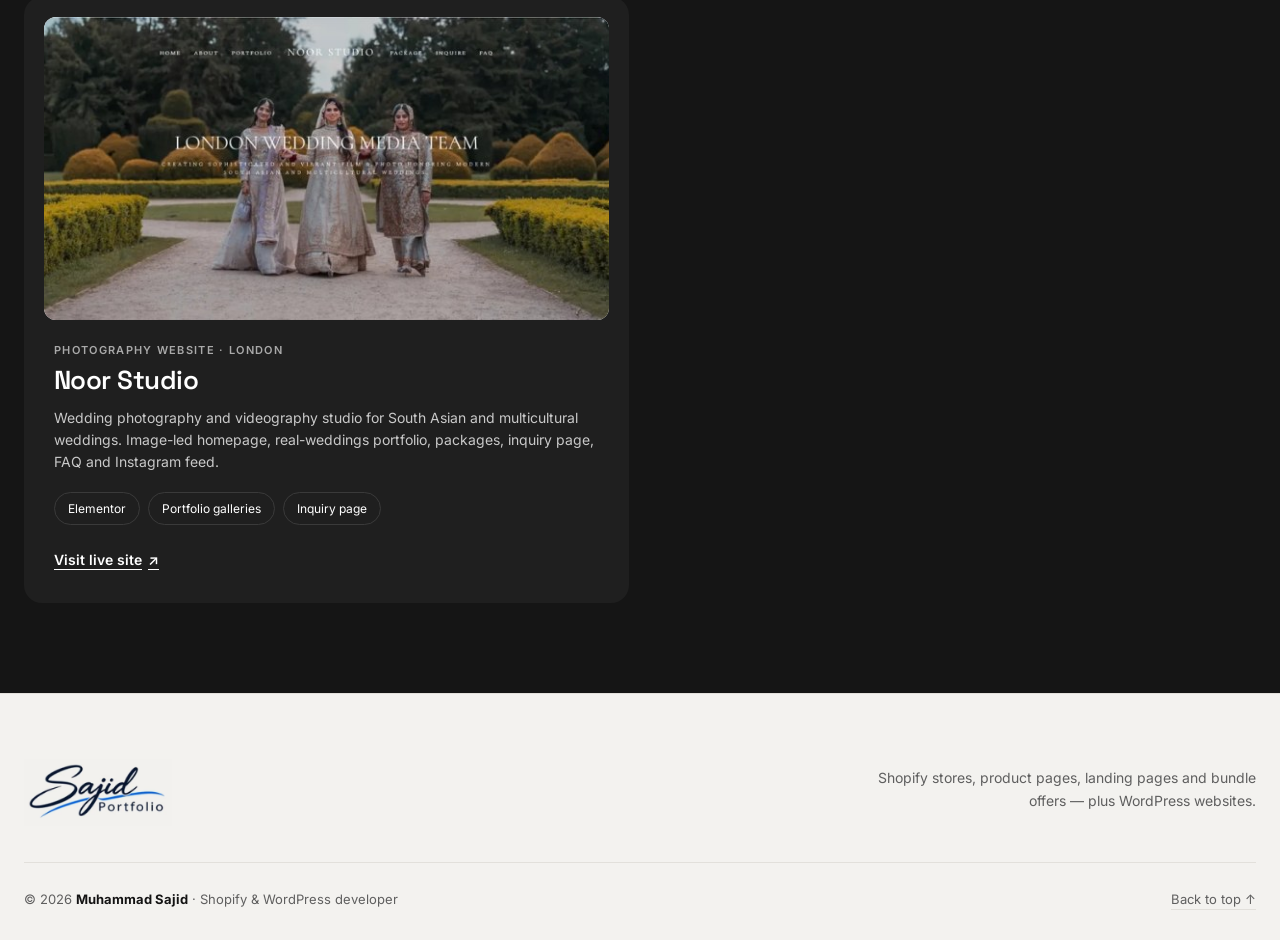
<file: wordpress.html>
<!DOCTYPE html>
<html lang="en">
<head>
<meta charset="utf-8">
<meta name="viewport" content="width=device-width, initial-scale=1">
<title>WordPress Work | Sajid Portfolio</title>
<meta name="description" content="WordPress websites built with Elementor — agency, service, restaurant and wedding studio sites by Muhammad Sajid.">
<meta property="og:title" content="WordPress Work | Sajid Portfolio">
<meta property="og:description" content="WordPress websites built with Elementor — agency, service, restaurant and wedding studio sites by Muhammad Sajid.">
<link rel="icon" href="images/logo.png">
<link rel="preconnect" href="https://fonts.googleapis.com">
<link rel="preconnect" href="https://fonts.gstatic.com" crossorigin>
<link href="https://fonts.googleapis.com/css2?family=Inter:wght@400;500;600&family=Space+Grotesk:wght@500;600;700&display=swap" rel="stylesheet">
<link rel="stylesheet" href="css/style.css">
</head>
<body id="top">
<header class="site-header">
  <div class="wrap">
    <nav class="nav">
      <a href="index.html">Home</a>
      <a href="wordpress.html" class="active">WordPress</a>
      <a href="contact.html">Contact</a>
    </nav>
    <a class="logo" href="index.html" aria-label="Sajid Portfolio — home"><img src="https://cdn.shopify.com/s/files/1/0965/6965/5543/files/Sajid_Portfolio_Signature_Logo.png?v=1794372481&width=600" alt="Sajid Portfolio" onerror="this.onerror=null;this.src='images/logo.png'"></a>
    <a class="phone" href="https://wa.me/923047585802" target="_blank" rel="noopener"><svg viewBox="0 0 24 24" fill="currentColor" aria-hidden="true"><path d="M12.04 2C6.58 2 2.13 6.45 2.13 11.91c0 1.75.46 3.45 1.32 4.95L2.05 22l5.25-1.38a9.9 9.9 0 0 0 4.74 1.21c5.46 0 9.91-4.45 9.91-9.91S17.5 2 12.04 2zm0 18.15c-1.48 0-2.93-.4-4.2-1.15l-.3-.18-3.12.82.83-3.04-.2-.31a8.2 8.2 0 0 1-1.26-4.38c0-4.54 3.7-8.24 8.25-8.24 4.54 0 8.24 3.7 8.24 8.24 0 4.55-3.7 8.24-8.24 8.24zm4.52-6.16c-.25-.12-1.47-.72-1.69-.81-.23-.08-.39-.12-.56.12-.17.25-.64.81-.78.97-.14.17-.29.19-.54.06-.25-.12-1.05-.39-1.99-1.23-.74-.66-1.23-1.47-1.38-1.72-.14-.25-.02-.38.11-.51.11-.11.25-.29.37-.43.12-.14.17-.25.25-.41.08-.17.04-.31-.02-.43-.06-.12-.56-1.34-.76-1.84-.2-.48-.41-.42-.56-.43h-.48c-.17 0-.43.06-.66.31-.23.25-.86.85-.86 2.07 0 1.22.89 2.4 1.01 2.56.12.17 1.75 2.67 4.23 3.74.59.26 1.05.41 1.41.52.59.19 1.13.16 1.56.1.48-.07 1.47-.6 1.67-1.18.21-.58.21-1.07.14-1.18-.06-.11-.22-.17-.47-.29z"/></svg>+92 304 7585802</a>
  </div>
</header>
<main>
<section class="wp-hero">
  <div class="wrap">
    <div class="eyebrow">WordPress work</div>
    <h1>WordPress websites for real businesses.</h1>
    <p>Besides Shopify, I build and maintain WordPress sites — from agency and service websites to restaurants and wedding studios, mostly with Elementor.</p>
  </div>
</section>
<section class="section work wp">
  <div class="wrap">
    <div class="work-grid">
      <article class="project featured">
        <a class="shot" href="https://istanbulgrillorlando.com/" target="_blank" rel="noopener"><img src="https://cdn.shopify.com/s/files/1/0965/6965/5543/files/istanbulgrillorlando.com.webp?width=1600" srcset="https://cdn.shopify.com/s/files/1/0965/6965/5543/files/istanbulgrillorlando.com.webp?width=800 800w, https://cdn.shopify.com/s/files/1/0965/6965/5543/files/istanbulgrillorlando.com.webp?width=1600 1600w, https://cdn.shopify.com/s/files/1/0965/6965/5543/files/istanbulgrillorlando.com.webp?width=2400 2400w" sizes="(max-width:680px) 100vw, (max-width:1140px) 50vw, 560px" alt="Istanbul Grill website screenshot" loading="lazy" onerror="this.onerror=null;this.removeAttribute('srcset');this.src='images/istanbul-grill.jpg'"></a>
        <div class="body">
          <div class="tag">Restaurant website · Florida</div>
          <h3>Istanbul Grill</h3>
          <p>Restaurant with a catering service in the Orlando area. Grand-opening announcement for the new Kissimmee location, hiring call for servers, click-to-call ordering and a catering overview.</p>
          <div class="pills"><span class="pill">Restaurant</span><span class="pill">Catering</span><span class="pill">Click-to-call</span></div>
          <a class="visit" href="https://istanbulgrillorlando.com/" target="_blank" rel="noopener">Visit live site <span>↗</span></a>
        </div>
      </article>
      <article class="project">
        <a class="shot" href="https://enovatorz.com/" target="_blank" rel="noopener"><img src="https://cdn.shopify.com/s/files/1/0965/6965/5543/files/enovatorz.com.webp?width=1600" srcset="https://cdn.shopify.com/s/files/1/0965/6965/5543/files/enovatorz.com.webp?width=800 800w, https://cdn.shopify.com/s/files/1/0965/6965/5543/files/enovatorz.com.webp?width=1600 1600w, https://cdn.shopify.com/s/files/1/0965/6965/5543/files/enovatorz.com.webp?width=2400 2400w" sizes="(max-width:680px) 100vw, (max-width:1140px) 50vw, 560px" alt="Enovatorz website screenshot" loading="lazy" onerror="this.onerror=null;this.removeAttribute('srcset');this.src='images/enovatorz.jpg'"></a>
        <div class="body">
          <div class="tag">Agency website · WordPress + Elementor</div>
          <h3>Enovatorz</h3>
          <p>US e-commerce agency offering Shopify and Amazon management, web development and SEO. Long service homepage with logo carousel, 4-step workflow, comparison block, client portfolio, stats, testimonials, FAQ and blog preview.</p>
          <div class="pills"><span class="pill">Elementor</span><span class="pill">Service pages</span><span class="pill">FAQ &amp; blog</span></div>
          <a class="visit" href="https://enovatorz.com/" target="_blank" rel="noopener">Visit live site <span>↗</span></a>
        </div>
      </article>
      <article class="project">
        <a class="shot" href="https://acceleraops.com/" target="_blank" rel="noopener"><img src="https://cdn.shopify.com/s/files/1/0965/6965/5543/files/acceleraops.com.webp?width=1600" srcset="https://cdn.shopify.com/s/files/1/0965/6965/5543/files/acceleraops.com.webp?width=800 800w, https://cdn.shopify.com/s/files/1/0965/6965/5543/files/acceleraops.com.webp?width=1600 1600w, https://cdn.shopify.com/s/files/1/0965/6965/5543/files/acceleraops.com.webp?width=2400 2400w" sizes="(max-width:680px) 100vw, (max-width:1140px) 50vw, 560px" alt="AcceleraOps website screenshot" loading="lazy" onerror="this.onerror=null;this.removeAttribute('srcset');this.src='images/acceleraops.jpg'"></a>
        <div class="body">
          <div class="tag">Business website · WordPress + Elementor</div>
          <h3>AcceleraOps</h3>
          <p>Outsourcing and virtual-assistant company for SaaS and e-commerce brands. Hero with “Book a Call” and pricing buttons, animated stat counters, services, a four-step process and client stories.</p>
          <div class="pills"><span class="pill">Elementor</span><span class="pill">Animated counters</span><span class="pill">Lead generation</span></div>
          <a class="visit" href="https://acceleraops.com/" target="_blank" rel="noopener">Visit live site <span>↗</span></a>
        </div>
      </article>
      <article class="project">
        <a class="shot" href="https://noorstudio.co.uk/" target="_blank" rel="noopener"><img src="https://cdn.shopify.com/s/files/1/0965/6965/5543/files/noorstudio.co.uk.webp?width=1600" srcset="https://cdn.shopify.com/s/files/1/0965/6965/5543/files/noorstudio.co.uk.webp?width=800 800w, https://cdn.shopify.com/s/files/1/0965/6965/5543/files/noorstudio.co.uk.webp?width=1600 1600w, https://cdn.shopify.com/s/files/1/0965/6965/5543/files/noorstudio.co.uk.webp?width=2400 2400w" sizes="(max-width:680px) 100vw, (max-width:1140px) 50vw, 560px" alt="Noor Studio website screenshot" loading="lazy" onerror="this.onerror=null;this.removeAttribute('srcset');this.src='images/noor-studio.jpg'"></a>
        <div class="body">
          <div class="tag">Photography website · London</div>
          <h3>Noor Studio</h3>
          <p>Wedding photography and videography studio for South Asian and multicultural weddings. Image-led homepage, real-weddings portfolio, packages, inquiry page, FAQ and Instagram feed.</p>
          <div class="pills"><span class="pill">Elementor</span><span class="pill">Portfolio galleries</span><span class="pill">Inquiry page</span></div>
          <a class="visit" href="https://noorstudio.co.uk/" target="_blank" rel="noopener">Visit live site <span>↗</span></a>
        </div>
      </article>
    </div>
  </div>
</section>
</main>
<footer class="site-footer">
  <div class="wrap">
    <div class="footer-top">
      <a href="index.html"><img src="https://cdn.shopify.com/s/files/1/0965/6965/5543/files/Sajid_Portfolio_Signature_Logo.png?v=1794372481&width=600" alt="Sajid Portfolio" onerror="this.onerror=null;this.src='images/logo.png'"></a>
      <p>Shopify stores, product pages, landing pages and bundle offers — plus WordPress websites.</p>
    </div>
    <div class="footer-bottom">
      <span>© 2026 <strong>Muhammad Sajid</strong> · Shopify &amp; WordPress developer</span>
      <a href="#top">Back to top ↑</a>
    </div>
  </div>
</footer>
</body>
</html>
</file>
<file: css/style.css>
:root{
  --ink:#141414;
  --dark:#151515;
  --card:#1f1f1f;
  --cream:#f3f2ef;
  --white:#fff;
  --muted:#5f5f5f;
  --muted-dark:#a9a9a9;
  --orange:#ff6b3d;
  --line:#e2e0db;
  --radius:18px;
  --wrap:1300px;
  --head:"Space Grotesk",system-ui,sans-serif;
  --body:"Inter",system-ui,sans-serif;
}
*{box-sizing:border-box;margin:0;padding:0}
html{scroll-behavior:smooth}
body{font-family:var(--body);color:var(--ink);background:var(--white);line-height:1.6;-webkit-font-smoothing:antialiased}
img{max-width:100%;display:block}
a{color:inherit}
.wrap{max-width:var(--wrap);margin:0 auto;padding:0 24px}
h1,h2,h3{font-family:var(--head);font-weight:600;letter-spacing:-.02em;line-height:1.05}

/* Header */
.site-header{background:var(--white);border-bottom:1px solid #eee;position:sticky;top:0;z-index:50}
.site-header .wrap{display:grid;grid-template-columns:1fr auto 1fr;align-items:center;height:76px}
.nav{display:flex;gap:24px;font-size:14px}
.nav a{text-decoration:none;padding-bottom:2px}
.nav a.active,.nav a:hover{text-decoration:underline;text-underline-offset:4px}
.logo img{height:52px;width:auto;mix-blend-mode:multiply}
.phone{justify-self:end;display:flex;align-items:center;gap:6px;font-size:14px;font-weight:500;text-underline-offset:3px}
.phone svg{width:16px;height:16px}

/* Buttons */
.btn{display:inline-flex;align-items:center;gap:8px;padding:13px 24px;border-radius:999px;font-size:14px;font-weight:600;text-decoration:none;border:1.5px solid var(--ink);transition:.2s}
.btn-primary{background:var(--orange);border-color:var(--orange);color:#111}
.btn-primary:hover{filter:brightness(.95)}
.btn-ghost:hover{background:var(--ink);color:#fff}

/* Hero */
.hero{background:var(--cream);padding:90px 0 80px;border-bottom:1px solid var(--line)}
.badge{display:inline-flex;align-items:center;gap:8px;background:#fff;border:1px solid var(--line);border-radius:999px;padding:6px 14px;font-size:12px}
.badge::before{content:"";width:7px;height:7px;border-radius:50%;background:var(--orange)}
.hero h1{font-size:clamp(42px,7vw,72px);margin:22px 0 32px;max-width:720px}
.hero-row{display:flex;justify-content:space-between;align-items:flex-end;gap:32px;flex-wrap:wrap}
.hero-row p{max-width:430px;color:#3d3d3d;font-size:15px}
.hero-btns{display:flex;gap:10px;flex-wrap:wrap}

/* Sections */
.section{padding:90px 0}
.section-head{display:flex;justify-content:space-between;align-items:flex-end;gap:24px;margin-bottom:40px;flex-wrap:wrap}
.section-head h2{font-size:clamp(30px,4vw,40px)}
.section-head p{max-width:330px;font-size:14px;color:var(--muted)}
.eyebrow{font-size:12px;font-weight:600;letter-spacing:.12em;text-transform:uppercase;color:var(--muted)}

/* What I build */
.build-grid{display:grid;grid-template-columns:repeat(4,1fr);gap:16px}
.build-card{background:var(--cream);border:1px solid var(--line);border-radius:var(--radius);padding:28px 24px;min-height:250px}
.build-card .num{font-size:12px;color:var(--muted)}
.build-card h3{font-size:19px;margin:28px 0 12px}
.build-card p{font-size:13px;color:var(--muted)}
.build-card.dark{background:var(--ink);border-color:var(--ink);color:#fff}
.build-card.dark .num{color:var(--orange)}
.build-card.dark p{color:#cfcfcf}

/* Work */
.work{background:var(--dark);color:#fff}
.work .section-head p{color:var(--muted-dark)}
.work-grid{display:grid;grid-template-columns:1fr 1fr;gap:22px}
.project{background:var(--card);border-radius:var(--radius);padding:20px;display:flex;flex-direction:column}
.project .shot{border-radius:12px;overflow:hidden;background:#fff;aspect-ratio:2/1.07}
.project .shot img{width:100%;height:100%;object-fit:cover;object-position:top;transition:transform .5s}
.project:hover .shot img{transform:scale(1.03)}
.project .body{padding:22px 10px 10px}
.project .tag{font-size:11px;font-weight:600;letter-spacing:.12em;text-transform:uppercase;color:var(--muted-dark)}
.project h3{font-size:26px;margin:8px 0 12px}
.project p{font-size:14px;color:#c9c9c9}
.pills{display:flex;flex-wrap:wrap;gap:8px;margin-top:18px}
.pill{font-size:12px;border:1px solid #3a3a3a;border-radius:999px;padding:6px 13px}
.visit{display:inline-flex;gap:6px;margin-top:24px;font-size:14px;font-weight:600;text-underline-offset:4px}
.project.featured{grid-column:1/-1;flex-direction:row;align-items:center;gap:30px;padding:28px}
.project.featured .shot{flex:1}
.project.featured .body{flex:1}
.project.featured .tag{color:var(--orange)}
.project.featured h3{font-size:36px}

/* Process */
.process{background:var(--cream)}
.steps{display:grid;grid-template-columns:repeat(4,1fr);gap:28px}
.step{border-top:2px solid var(--ink);padding-top:16px}
.step:last-child{border-color:var(--orange)}
.step h4{font-size:14px;font-weight:600;margin-bottom:8px}
.step p{font-size:14px;color:var(--muted)}

/* CTA */
.cta{background:var(--orange);border-radius:26px;padding:60px;display:flex;justify-content:space-between;align-items:center;gap:30px;flex-wrap:wrap;margin-top:70px}
.cta h2{font-size:clamp(32px,4.5vw,48px);max-width:520px}
.cta p{margin-top:16px;font-size:14px}
.cta-btns{display:flex;flex-direction:column;gap:12px}
.cta .btn{justify-content:center;min-width:250px}
.btn-black{background:var(--ink);color:#fff}
.btn-outline{border-color:var(--ink);background:transparent}
.btn-outline:hover{background:var(--ink);color:#fff}
.btn svg{width:15px;height:15px}

/* Footer */
.site-footer{background:var(--cream);padding:60px 0 30px;border-top:1px solid var(--line)}
.footer-top{display:flex;justify-content:space-between;align-items:center;gap:20px;padding-bottom:36px;border-bottom:1px solid var(--line);flex-wrap:wrap}
.footer-top img{height:72px;width:auto;mix-blend-mode:multiply}
.footer-top p{max-width:380px;text-align:right;font-size:14px;color:var(--muted)}
.footer-bottom{display:flex;justify-content:space-between;padding-top:26px;font-size:13px;color:var(--muted);gap:12px;flex-wrap:wrap}
.footer-bottom strong{color:var(--ink)}
.footer-bottom a{text-decoration:none;border-bottom:1px solid var(--line)}

/* WordPress page */
.wp-hero{background:var(--dark);color:#fff;padding:100px 0 50px}
.wp-hero .eyebrow{color:var(--muted-dark)}
.wp-hero h1{font-size:clamp(44px,7vw,82px);margin:24px 0 30px;max-width:900px}
.wp-hero p{color:#c9c9c9;font-size:18px;max-width:560px}
.work.wp{padding-top:10px}

/* Contact page */
.contact-hero{background:var(--cream);padding:70px 0 90px;border-bottom:1px solid var(--line)}
.contact-hero h1{font-size:clamp(44px,7vw,74px);margin:24px 0 36px;max-width:820px}
.contact-hero > .wrap > p{max-width:560px;font-size:17px;color:#3d3d3d}
.contact-cards{display:grid;grid-template-columns:1fr 1fr;gap:16px;margin-top:56px}
.contact-card{border-radius:22px;padding:30px;text-decoration:none;min-height:210px;display:flex;flex-direction:column;justify-content:space-between;transition:transform .2s}
.contact-card:hover{transform:translateY(-3px)}
.contact-card .top{display:flex;justify-content:space-between;align-items:center}
.contact-card .icon{width:42px;height:42px;border-radius:50%;display:grid;place-items:center}
.contact-card .icon svg{width:18px;height:18px}
.contact-card .label{font-size:11px;font-weight:600;letter-spacing:.12em;text-transform:uppercase}
.contact-card .value{font-family:var(--head);font-size:clamp(20px,2.6vw,28px);font-weight:600;margin-top:6px;word-break:break-all}
.contact-card.email{background:var(--ink);color:#fff}
.contact-card.email .icon{background:var(--orange);color:#111}
.contact-card.email .label{color:#bdbdbd}
.contact-card.wa{background:var(--orange);color:#111}
.contact-card.wa .icon{background:var(--ink);color:#fff}
.help-grid{display:grid;grid-template-columns:1fr 1fr;gap:60px}
.help-grid h2{font-size:clamp(32px,4vw,40px);margin-bottom:22px}
.help-grid > div > p{color:var(--muted);font-size:15px;max-width:460px}
.skills{display:flex;flex-wrap:wrap;gap:8px;margin-top:26px}
.skills span{background:var(--cream);border:1px solid var(--line);border-radius:999px;padding:7px 14px;font-size:13px}
.help-list{list-style:none;border-top:1px solid var(--line)}
.help-list li{display:flex;gap:26px;padding:22px 0;border-bottom:1px solid var(--line)}
.help-list .n{font-size:12px;font-weight:600;padding-top:5px}
.help-list h3{font-size:19px;margin-bottom:8px}
.help-list p{font-size:14px;color:var(--muted)}
.quote h2{font-size:clamp(28px,3.6vw,36px);margin-bottom:40px}

/* Responsive */
@media (max-width:900px){
  .build-grid,.steps{grid-template-columns:1fr 1fr}
  .project.featured{flex-direction:column;align-items:stretch;padding:20px}
  .help-grid{grid-template-columns:1fr;gap:40px}
  .cta{padding:40px 28px}
}
@media (max-width:680px){
  .site-header .wrap{grid-template-columns:1fr auto;height:auto;padding-top:12px;padding-bottom:12px;row-gap:8px}
  .logo{grid-row:1;grid-column:1}
  .phone{grid-row:1;grid-column:2}
  .nav{grid-row:2;grid-column:1/-1}
  .logo img{height:42px}
  .work-grid,.build-grid,.steps,.contact-cards{grid-template-columns:1fr}
  .footer-top p{text-align:left}
  .section{padding:64px 0}
  .cta .btn{min-width:0;width:100%}
  .cta-btns{width:100%}
}
</file>
